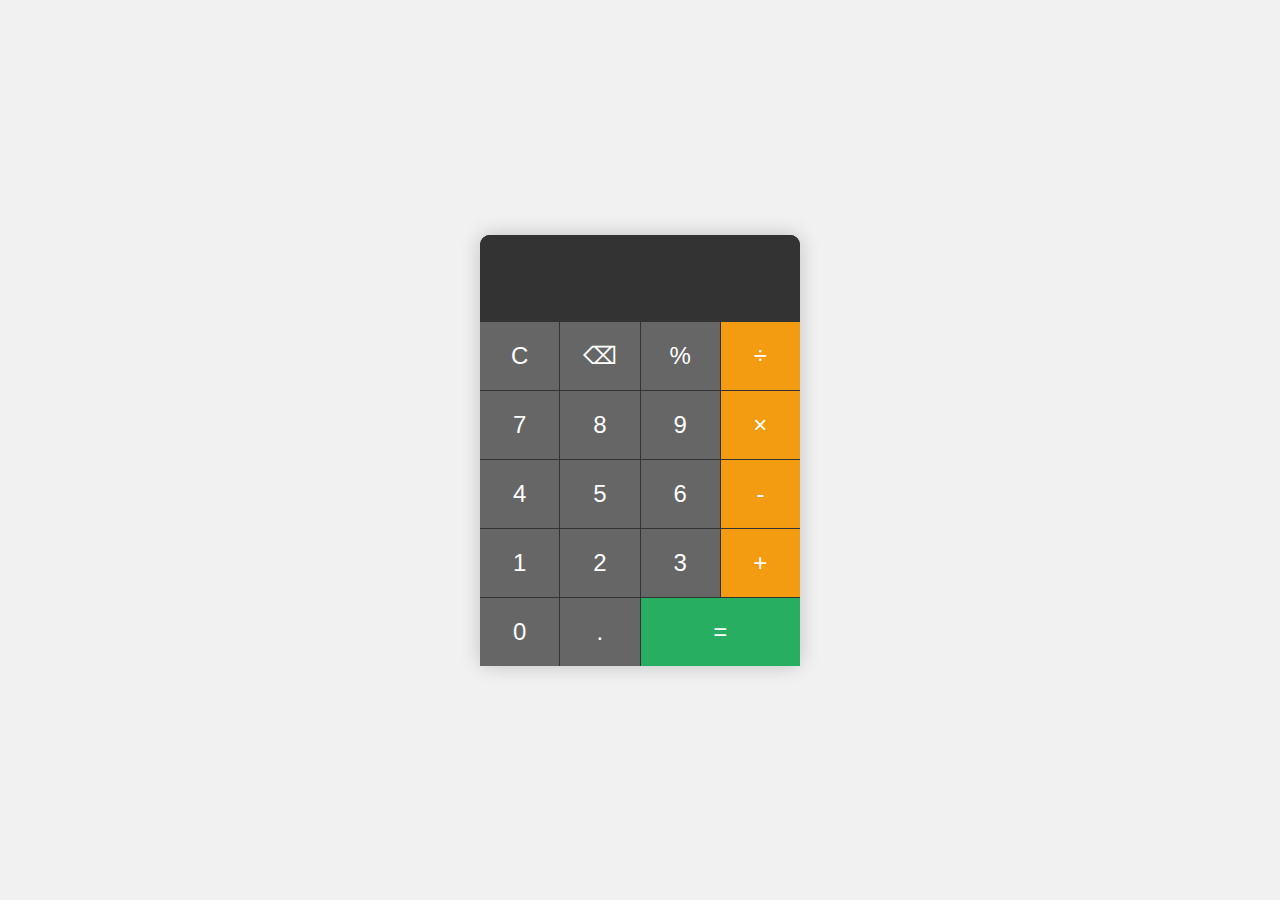
<file: Calculator/index.html>
<!DOCTYPE html>
<html lang="en">
<head>
    <meta charset="UTF-8">
    <meta name="viewport" content="width=device-width, initial-scale=1.0">
    <title>Calculator</title>
    <link rel="stylesheet" href="styles.css">
</head>
<body>
    <div class="calculator">
        <div class="display">
            <input type="text" id="display" disabled>
        </div>
        <div class="buttons">
            <button class="btn" onclick="clearDisplay()">C</button>
            <button class="btn" onclick="deleteLast()">⌫</button>
            <button class="btn" onclick="appendToDisplay('%')">%</button>
            <button class="btn operator" onclick="appendToDisplay('/')">÷</button>
            <button class="btn" onclick="appendToDisplay('7')">7</button>
            <button class="btn" onclick="appendToDisplay('8')">8</button>
            <button class="btn" onclick="appendToDisplay('9')">9</button>
            <button class="btn operator" onclick="appendToDisplay('*')">×</button>
            <button class="btn" onclick="appendToDisplay('4')">4</button>
            <button class="btn" onclick="appendToDisplay('5')">5</button>
            <button class="btn" onclick="appendToDisplay('6')">6</button>
            <button class="btn operator" onclick="appendToDisplay('-')">-</button>
            <button class="btn" onclick="appendToDisplay('1')">1</button>
            <button class="btn" onclick="appendToDisplay('2')">2</button>
            <button class="btn" onclick="appendToDisplay('3')">3</button>
            <button class="btn operator" onclick="appendToDisplay('+')">+</button>
            <button class="btn" onclick="appendToDisplay('0')">0</button>
            <button class="btn" onclick="appendToDisplay('.')">.</button>
            <button class="btn equal" onclick="calculateResult()">=</button>
        </div>
    </div>
    <script src="script.js"></script>
</body>
</html>
</file>
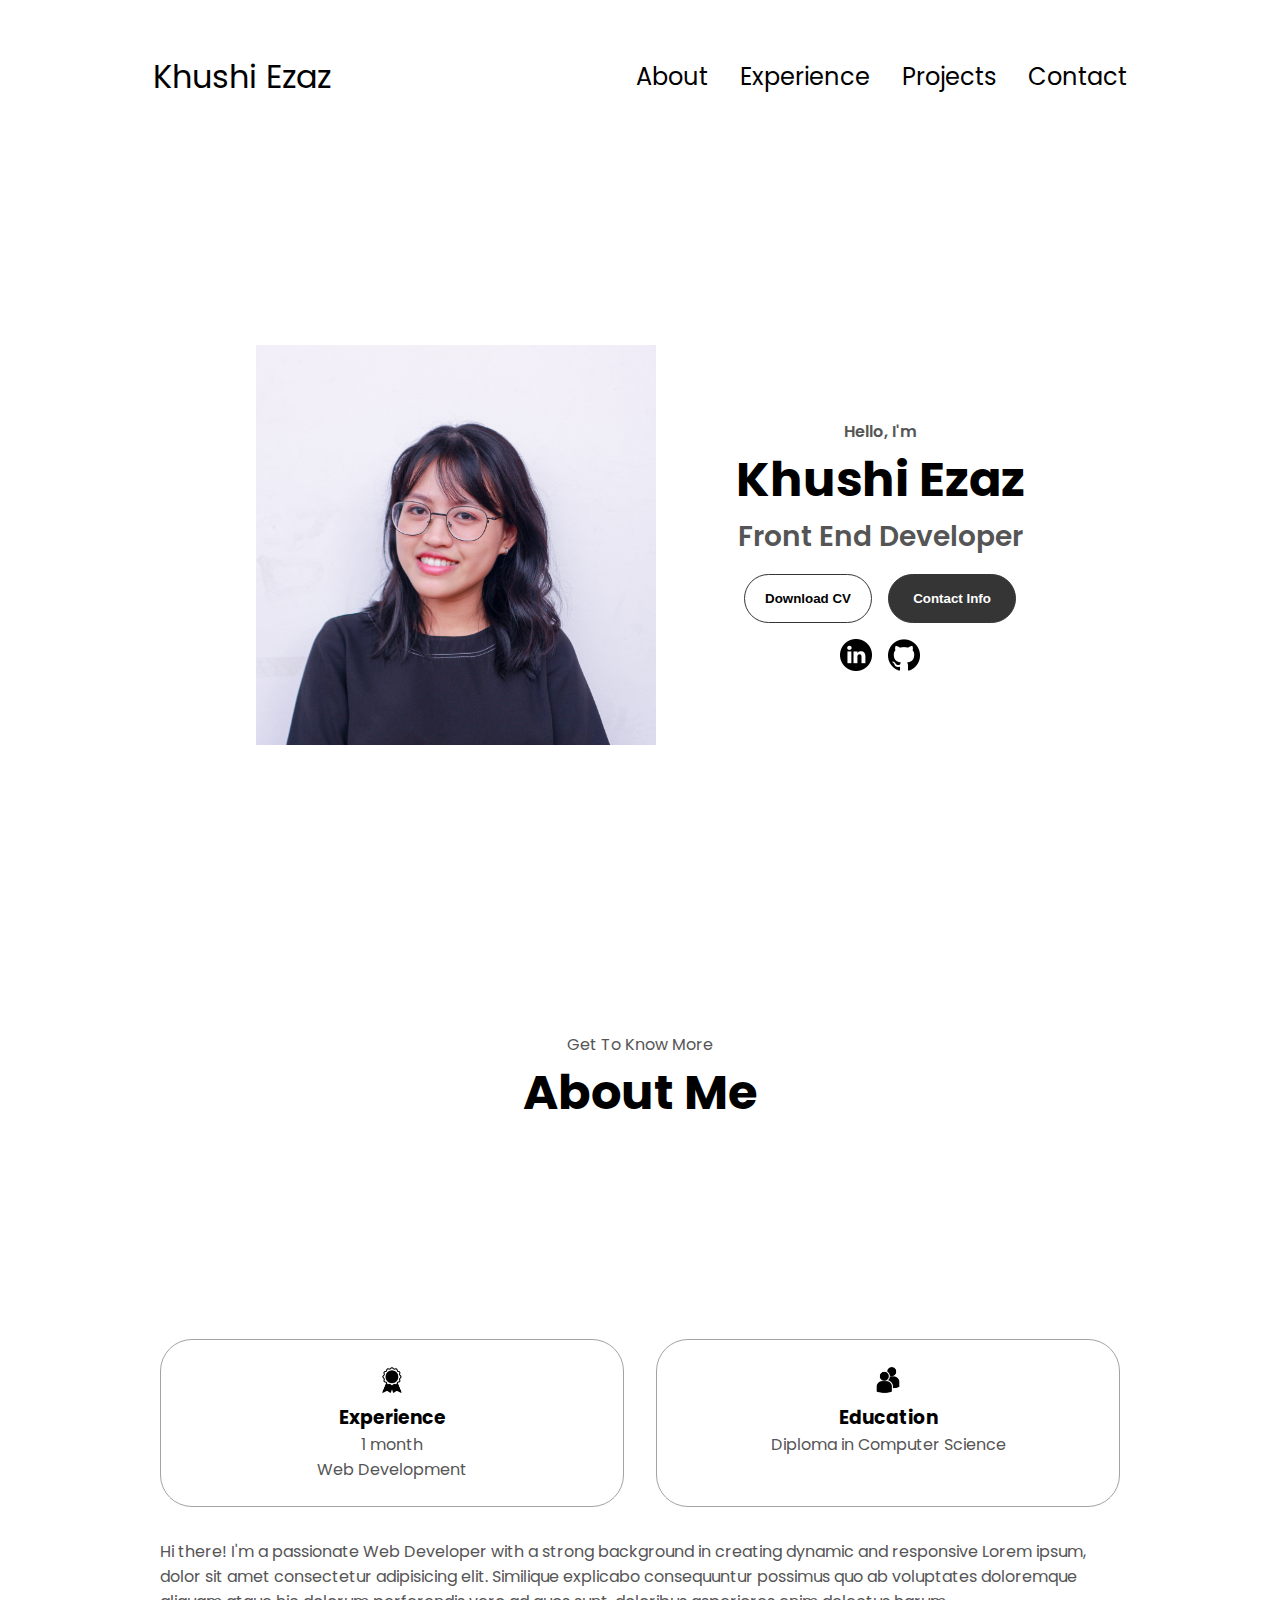
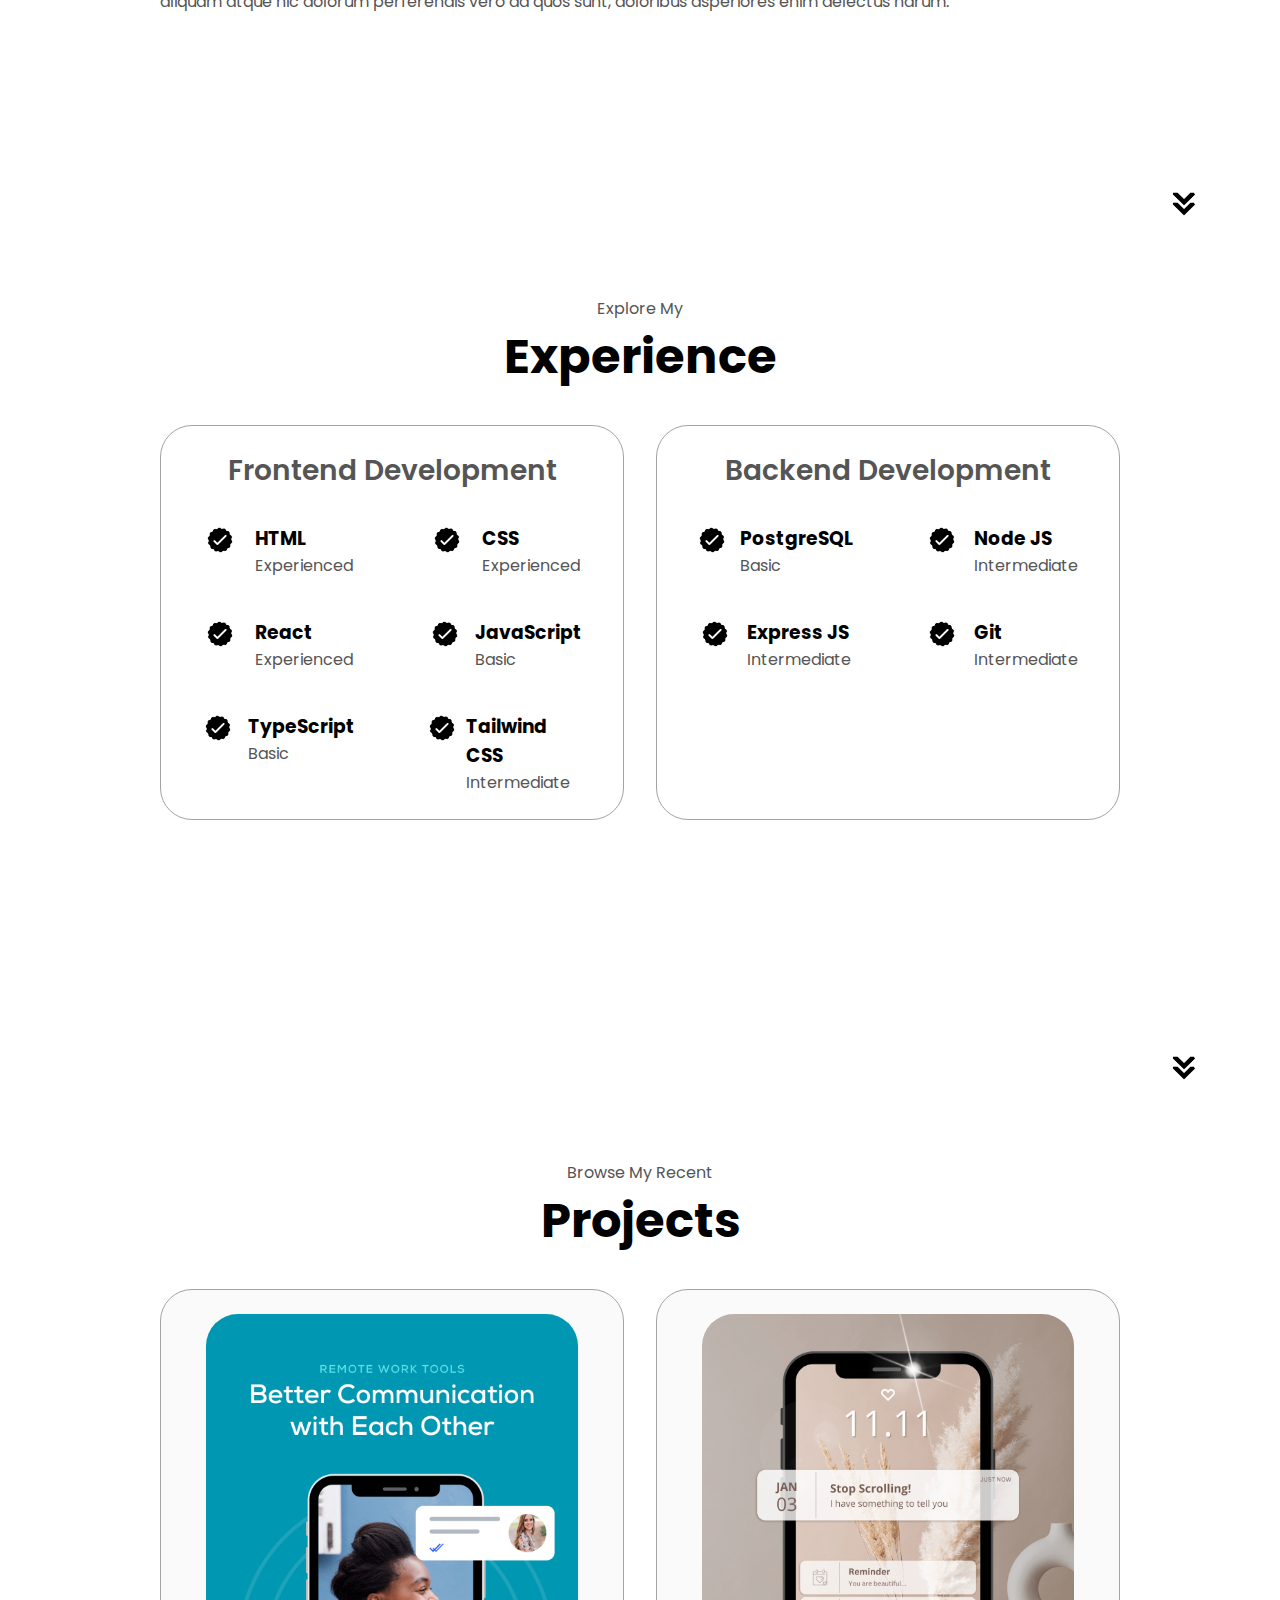
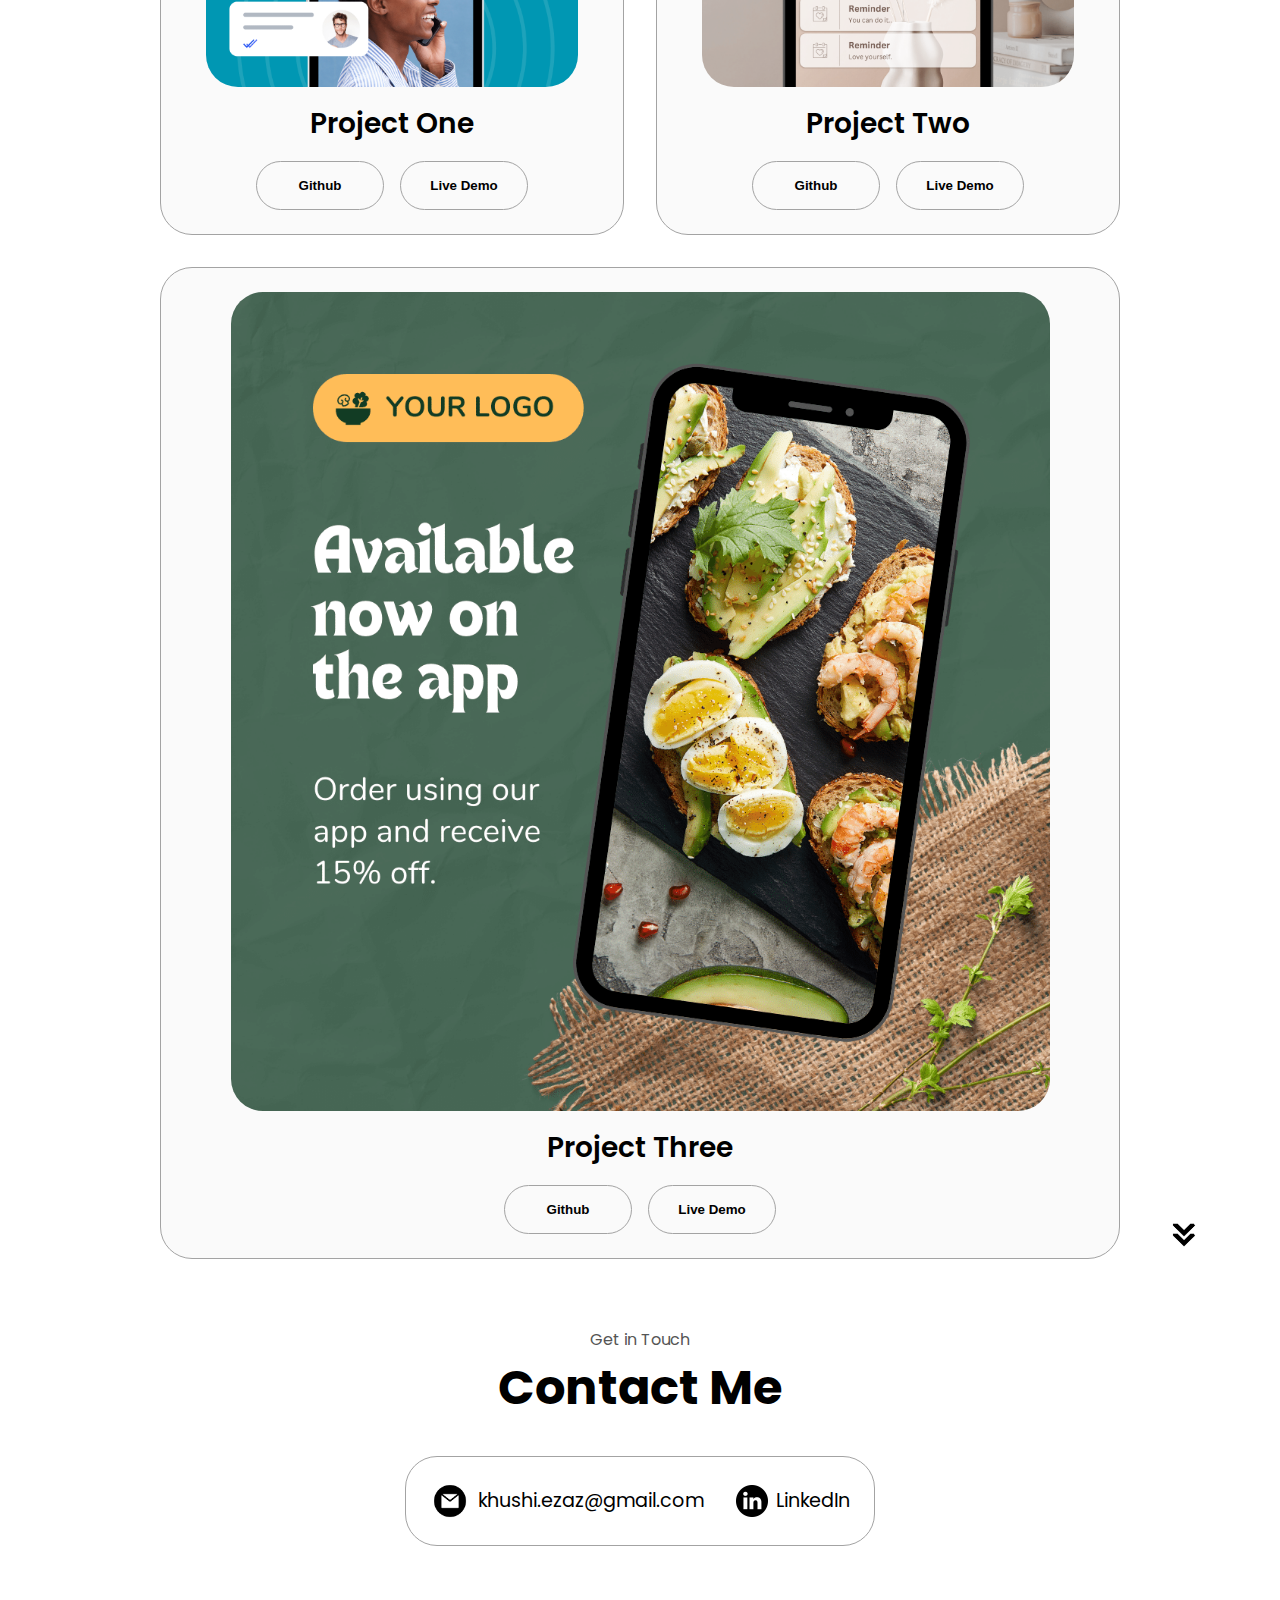
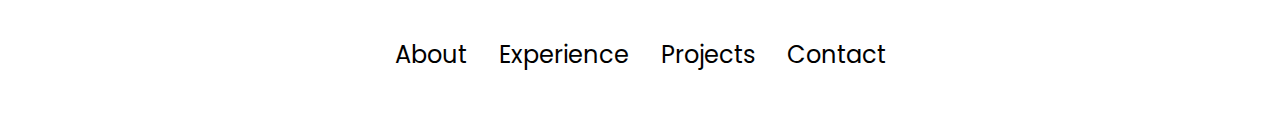
<file: Portfolio/index.html>
<!DOCTYPE html>
<html lang="en">
  <head>
    <meta charset="UTF-8" />
    <meta http-equiv="X-UA-Compatible" content="IE=edge" />
    <meta name="viewport" content="width=device-width, initial-scale=1.0" />
    <title>Khushi Ezaz</title>
    <link rel="stylesheet" href="style.css" />
    <link rel="stylesheet" href="mediaqueries.css" />
  </head>

  <body>
    <nav id="desktop-nav">
      <div class="logo">Khushi Ezaz</div>
      <div>
        <ul class="nav-links">
          <li><a href="#about">About</a></li>
          <li><a href="#experience">Experience</a></li>
          <li><a href="#projects">Projects</a></li>
          <li><a href="#contact">Contact</a></li>
        </ul>
      </div>
    </nav>
    <nav id="hamburger-nav">
      <div class="logo">Khushi ezaz</div>
      <div class="hamburger-menu">
        <div class="hamburger-icon" onclick="toggleMenu()">
          <span></span>
          <span></span>
          <span></span>
        </div>
        <div class="menu-links">
          <li><a href="#about" onclick="toggleMenu()">About</a></li>
          <li><a href="#experience" onclick="toggleMenu()">Experience</a></li>
          <li><a href="#projects" onclick="toggleMenu()">Projects</a></li>
          <li><a href="#contact" onclick="toggleMenu()">Contact</a></li>
        </div>
      </div>
    </nav>
    <section id="profile">
      <div class="section__pic-container">
        <img src="./assets/e.jpg" alt="John Doe profile picture" />
      </div>
      <div class="section__text">
        <p class="section__text__p1">Hello, I'm</p>
        <h1 class="title">Khushi Ezaz</h1>
        <p class="section__text__p2">Front End Developer</p>
        <div class="btn-container">
          <button class="btn btn-color-2">Download CV</button>
          <button class="btn btn-color-1" onclick="location.href='./#contact'">
            Contact Info
          </button>
        </div>
        <div id="socials-container">
          <img
            src="./assets/linkedin.png"
            alt="My LinkedIn profile"
            class="icon"
          />
          <img src="./assets/github.png" alt="My Github profile" class="icon" />
        </div>
      </div>
    </section>
    <section id="about">
      <p class="section__text__p1">Get To Know More</p>
      <h1 class="title">About Me</h1>
      <div class="section-container">
        <div class="about-details-container">
          <div class="about-containers">
            <div class="details-container">
              <img
                src="./assets/experience.png"
                alt="Experience icon"
                class="icon"
              />
              <h3>Experience</h3>
              <p>1 month <br />Web Development</p>
            </div>
            <div class="details-container">
              <img
                src="./assets/education.png"
                alt="Education icon"
                class="icon"
              />
              <h3>Education</h3>
              <p>Diploma in Computer Science</p>
            </div>
          </div>
          <div class="text-container">
            <p>
              Hi there! I'm a passionate Web Developer with a strong background
              in creating dynamic and responsive Lorem ipsum, dolor sit amet
              consectetur adipisicing elit. Similique explicabo consequuntur
              possimus quo ab voluptates doloremque aliquam atque hic dolorum
              perferendis vero ad quos sunt, doloribus asperiores enim delectus
              harum.
            </p>
          </div>
        </div>
      </div>
      <img
        src="./assets/arrow.png"
        alt="Arrow icon"
        class="icon arrow"
        onclick="location.href='./#experience'"
      />
    </section>
    <section id="experience">
      <p class="section__text__p1">Explore My</p>
      <h1 class="title">Experience</h1>
      <div class="experience-details-container">
        <div class="about-containers">
          <div class="details-container">
            <h2 class="experience-sub-title">Frontend Development</h2>
            <div class="article-container">
              <article>
                <img
                  src="./assets/checkmark.png"
                  alt="Experience icon"
                  class="icon"
                />
                <div>
                  <h3>HTML</h3>
                  <p>Experienced</p>
                </div>
              </article>
              <article>
                <img
                  src="./assets/checkmark.png"
                  alt="Experience icon"
                  class="icon"
                />
                <div>
                  <h3>CSS</h3>
                  <p>Experienced</p>
                </div>
              </article>
              <article>
                <img
                  src="./assets/checkmark.png"
                  alt="Experience icon"
                  class="icon"
                />
                <div>
                  <h3>React</h3>
                  <p>Experienced</p>
                </div>
              </article>
              <article>
                <img
                  src="./assets/checkmark.png"
                  alt="Experience icon"
                  class="icon"
                />
                <div>
                  <h3>JavaScript</h3>
                  <p>Basic</p>
                </div>
              </article>
              <article>
                <img
                  src="./assets/checkmark.png"
                  alt="Experience icon"
                  class="icon"
                />
                <div>
                  <h3>TypeScript</h3>
                  <p>Basic</p>
                </div>
              </article>
              <article>
                <img
                  src="./assets/checkmark.png"
                  alt="Experience icon"
                  class="icon"
                />
                <div>
                  <h3>Tailwind CSS</h3>
                  <p>Intermediate</p>
                </div>
              </article>
            </div>
          </div>
          <div class="details-container">
            <h2 class="experience-sub-title">Backend Development</h2>
            <div class="article-container">
              <article>
                <img
                  src="./assets/checkmark.png"
                  alt="Experience icon"
                  class="icon"
                />
                <div>
                  <h3>PostgreSQL</h3>
                  <p>Basic</p>
                </div>
              </article>
              <article>
                <img
                  src="./assets/checkmark.png"
                  alt="Experience icon"
                  class="icon"
                />
                <div>
                  <h3>Node JS</h3>
                  <p>Intermediate</p>
                </div>
              </article>
              <article>
                <img
                  src="./assets/checkmark.png"
                  alt="Experience icon"
                  class="icon"
                />
                <div>
                  <h3>Express JS</h3>
                  <p>Intermediate</p>
                </div>
              </article>
              <article>
                <img
                  src="./assets/checkmark.png"
                  alt="Experience icon"
                  class="icon"
                />
                <div>
                  <h3>Git</h3>
                  <p>Intermediate</p>
                </div>
              </article>
            </div>
          </div>
        </div>
      </div>
      <img
        src="./assets/arrow.png"
        alt="Arrow icon"
        class="icon arrow"
        onclick="location.href='./#projects'"
      />
    </section>
    <section id="projects">
      <p class="section__text__p1">Browse My Recent</p>
      <h1 class="title">Projects</h1>
      <div class="experience-details-container">
        <div class="about-containers">
          <div class="details-container color-container">
            <div class="article-container">
              <img
                src="./assets/project-1.png"
                alt="Project 1"
                class="project-img"
              />
            </div>
            <h2 class="experience-sub-title project-title">Project One</h2>
            <div class="btn-container">
              <button class="btn btn-color-2 project-btn">Github</button>
              <button class="btn btn-color-2 project-btn">Live Demo</button>
            </div>
          </div>
          <div class="details-container color-container">
            <div class="article-container">
              <img
                src="./assets/project-2.png"
                alt="Project 2"
                class="project-img"
              />
            </div>
            <h2 class="experience-sub-title project-title">Project Two</h2>
            <div class="btn-container">
              <button class="btn btn-color-2 project-btn">Github</button>
              <button class="btn btn-color-2 project-btn">Live Demo</button>
            </div>
          </div>
          <div class="details-container color-container">
            <div class="article-container">
              <img
                src="./assets/project-3.png"
                alt="Project 3"
                class="project-img"
              />
            </div>
            <h2 class="experience-sub-title project-title">Project Three</h2>
            <div class="btn-container">
              <button class="btn btn-color-2 project-btn">Github</button>
              <button class="btn btn-color-2 project-btn">Live Demo</button>
            </div>
          </div>
        </div>
      </div>
      <img
        src="./assets/arrow.png"
        alt="Arrow icon"
        class="icon arrow"
        onclick="location.href='./#contact'"
      />
    </section>
    <section id="contact">
      <p class="section__text__p1">Get in Touch</p>
      <h1 class="title">Contact Me</h1>
      <div class="contact-info-upper-container">
        <div class="contact-info-container">
          <img
            src="./assets/email.png"
            alt="Email icon"
            class="icon contact-icon email-icon"
          />
          <p>
            <a href="mailto:vikashraj041013@gmail.com">khushi.ezaz@gmail.com</a>
          </p>
        </div>
        <div class="contact-info-container">
          <img
            src="./assets/linkedin.png"
            alt="LinkedIn icon"
            class="icon contact-icon"
          />
          <p><a href="">LinkedIn</a></p>
        </div>
      </div>
    </section>
    <footer>
      <nav>
        <div class="nav-links-container">
          <ul class="nav-links">
            <li><a href="#about">About</a></li>
            <li><a href="#experience">Experience</a></li>
            <li><a href="#projects">Projects</a></li>
            <li><a href="#contact">Contact</a></li>
          </ul>
        </div>
      </nav>
    </footer>
    <script src="script.js"></script>
  </body>
</html>
</file>
<file: Calculator/styles.css>
body {
  display: flex;
  justify-content: center;
  align-items: center;
  height: 100vh;
  background-color: #f1f1f1;
  margin: 0;
}

.calculator {
  width: 320px;
  border-radius: 10px;
  box-shadow: 0 0 20px rgba(0, 0, 0, 0.2);
  background-color: #000;
}

.display {
  width: 100%;
  background-color: #333;
  padding: 20px;
  box-sizing: border-box;
  border-top-left-radius: 10px;
  border-top-right-radius: 10px;
}

.display input {
  width: 100%;
  background: none;
  border: none;
  color: #fff;
  font-size: 2.5rem;
  text-align: right;
  outline: none;
}

.buttons {
  display: grid;
  grid-template-columns: repeat(4, 1fr);
  gap: 1px;
  background-color: #333;
}

.btn {
  padding: 20px;
  font-size: 1.5rem;
  background-color: #666;
  border: none;
  color: #fff;
  cursor: pointer;
}

.btn:hover {
  background-color: #777;
}

.operator {
  background-color: #f39c12;
}

.operator:hover {
  background-color: #e67e22;
}

.equal {
  background-color: #27ae60;
  grid-column: span 2;
}

.equal:hover {
  background-color: #2ecc71;
}
</file>
<file: Portfolio/style.css>
/* GENERAL */

@import url("https://fonts.googleapis.com/css2?family=Poppins:wght@300;400;500;600&display=swap");

* {
  margin: 0;
  padding: 0;
  box-sizing: border-box;
}

body {
  font-family: "Poppins", sans-serif;
}

html {
  scroll-behavior: smooth;
}

p {
  color: rgb(85, 85, 85);
}

/* TRANSITION */

a,
.btn {
  transition: all 300ms ease;
}

/* DESKTOP NAV */

nav,
.nav-links {
  display: flex;
}

nav {
  justify-content: space-around;
  align-items: center;
  height: 17vh;
}

.nav-links {
  gap: 2rem;
  list-style: none;
  font-size: 1.5rem;
}

a {
  color: black;
  text-decoration: none;
  text-decoration-color: white;
}

a:hover {
  color: grey;
  text-decoration: underline;
  text-underline-offset: 1rem;
  text-decoration-color: rgb(181, 181, 181);
}

.logo {
  font-size: 2rem;
}

.logo:hover {
  cursor: default;
}

/* HAMBURGER MENU */

#hamburger-nav {
  display: none;
}

.hamburger-menu {
  position: relative;
  display: inline-block;
}

.hamburger-icon {
  display: flex;
  flex-direction: column;
  justify-content: space-between;
  height: 24px;
  width: 30px;
  cursor: pointer;
}

.hamburger-icon span {
  width: 100%;
  height: 2px;
  background-color: black;
  transition: all 0.3 ease-in-out;
}

.menu-links {
  position: absolute;
  top: 100%;
  right: 0;
  background-color: white;
  width: fit-content;
  max-height: 0;
  overflow: hidden;
  transition: all 0.3 ease-in-out;
}

.menu-links a {
  display: block;
  padding: 10px;
  text-align: center;
  font-size: 1.5rem;
  color: black;
  text-decoration: none;
  transition: all 0.3 ease-in-out;
}

.menu-links li {
  list-style: none;
}

.menu-links.open {
  max-height: 300px;
}

.hamburger-icon.open span:first-child {
  transform: rotate(45deg) translate(10px, 5px);
}

.hamburger-icon.open span:nth-child(2) {
  opacity: 0;
}

.hamburger-icon.open span:last-child {
  transform: rotate(-45deg) translate(10px, -5px);
}

.hamburger-icon span:first-child {
  transform: none;
}

.hamburger-icon span:first-child {
  opacity: 1;
}


/* SECTIONS */

section {
  padding-top: 4vh;
  height: 96vh;
  margin: 0 10rem;
  box-sizing: border-box;
  min-height: fit-content;
}

.section-container {
  display: flex;
  /* width: 400px; */
  /* height: 1000px; */
}

/* PROFILE SECTION */

#profile {
  display: flex;
  justify-content: center;
  gap: 5rem;
  height: 80vh;
}

.section__pic-container {
  display: flex;
  height: 400px;
  width: 400px;
  margin: auto 0;
}

.section__text {
  align-self: center;
  text-align: center;
}

.section__text p {
  font-weight: 600;
}

.section__text__p1 {
  text-align: center;
}

.section__text__p2 {
  font-size: 1.75rem;
  margin-bottom: 1rem;
}

.title {
  font-size: 3rem;
  text-align: center;
}

#socials-container {
  display: flex;
  justify-content: center;
  margin-top: 1rem;
  gap: 1rem;
}

/* ICONS */

.icon {
  cursor: pointer;
  height: 2rem;
}

/* BUTTONS */

.btn-container {
  display: flex;
  justify-content: center;
  gap: 1rem;
}

.btn {
  font-weight: 600;
  transition: all 300ms ease;
  padding: 1rem;
  width: 8rem;
  border-radius: 2rem;
}

.btn-color-1,
.btn-color-2 {
  border: rgb(53, 53, 53) 0.1rem solid;
}

.btn-color-1:hover,
.btn-color-2:hover {
  cursor: pointer;
}

.btn-color-1,
.btn-color-2:hover {
  background: rgb(53, 53, 53);
  color: white;
}

.btn-color-1:hover {
  background: rgb(0, 0, 0);
}

.btn-color-2 {
  background: none;
}

.btn-color-2:hover {
  border: rgb(255, 255, 255) 0.1rem solid;
}

.btn-container {
  gap: 1rem;
}

/* ABOUT SECTION */

#about {
  position: relative;
}

.about-containers {
  gap: 2rem;
  margin-bottom: 2rem;
  margin-top: 2rem;
}

.about-details-container {
  justify-content: center;
  flex-direction: column;
}

.about-containers,
.about-details-container {
  display: flex;
  /* height: 200px; */
}

.about-pic {
  border-radius: 2rem;
}

.arrow {
  position: absolute;
  right: -5rem;
  bottom: 2.5rem;
}

.details-container {
  padding: 1.5rem;
  flex: 1;
  background: white;
  border-radius: 2rem;
  border: rgb(53, 53, 53) 0.1rem solid;
  border-color: rgb(163, 163, 163);
  text-align: center;
}

.section-container {
  gap: 4rem;
  height: 80%;
}

.section__pic-container {
  height: 400px;
  width: 400px;
  margin: auto 0;
}

/* EXPERIENCE SECTION */

#experience {
  position: relative;
}

.experience-sub-title {
  color: rgb(85, 85, 85);
  font-weight: 600;
  font-size: 1.75rem;
  margin-bottom: 2rem;
}

.experience-details-container {
  display: flex;
  justify-content: center;
  flex-direction: column;
}

.article-container {
  display: flex;
  text-align: initial;
  flex-wrap: wrap;
  flex-direction: row;
  gap: 2.5rem;
  justify-content: space-around;
}

article {
  display: flex;
  width: 10rem;
  justify-content: space-around;
  gap: 0.5rem;
}

article .icon {
  cursor: default;
}

/* PROJECTS SECTION */

#projects {
  position: relative;
}

.color-container {
  border-color: rgb(163, 163, 163);
  background: rgb(250, 250, 250);
}

.project-img {
  border-radius: 2rem;
  width: 90%;
  height: 90%;
}

.project-title {
  margin: 1rem;
  color: black;
}

.project-btn {
  color: black;
  border-color: rgb(163, 163, 163);
}

/* CONTACT */

#contact {
  display: flex;
  justify-content: center;
  flex-direction: column;
  height: 70vh;
}

.contact-info-upper-container {
  display: flex;
  justify-content: center;
  border-radius: 2rem;
  border: rgb(53, 53, 53) 0.1rem solid;
  border-color: rgb(163, 163, 163);
  background: (250, 250, 250);
  margin: 2rem auto;
  padding: 0.5rem;
}

.contact-info-container {
  display: flex;
  align-items: center;
  justify-content: center;
  gap: 0.5rem;
  margin: 1rem;
}

.contact-info-container p {
  font-size: larger;
}

.contact-icon {
  cursor: default;
}

.email-icon {
  height: 2.5rem;
}

/* FOOTER SECTION */

footer {
  height: 0px;
  margin: 0 1rem;
}

footer p {
  text-align: center;
}
</file>
<file: Portfolio/mediaqueries.css>
@media screen and (max-width: 1400px) {
  #profile {
    height: 83vh;
    margin-bottom: 6rem;
  }
  .about-containers {
    flex-wrap: wrap;
  }
  #contact,
  #projects {
    height: fit-content;
  }
}

@media screen and (max-width: 1200px) {
  #desktop-nav {
    display: none;
  }
  #hamburger-nav {
    display: flex;
  }
  #experience,
  .experience-details-container {
    margin-top: 2rem;
  }
  #profile,
  .section-container {
    display: block;
  }
  .arrow {
    display: none;
  }
  section,
  .section-container {
    height: fit-content;
  }
  section {
    margin: 0 5%;
  }
  .section__pic-container {
    width: 275px;
    height: 275px;
    margin: 0 auto 2rem;
  }
  .about-containers {
    margin-top: 0;
  }
}

@media screen and (max-width: 600px) {
  #contact,
  footer {
    height: 40vh;
  }
  #profile {
    height: 83vh;
    margin-bottom: 0;
  }
  article {
    font-size: 1rem;
  }
  footer nav {
    height: fit-content;
    margin-bottom: 2rem;
  }
  .about-containers,
  .contact-info-upper-container,
  .btn-container {
    flex-wrap: wrap;
  }
  .contact-info-container {
    margin: 0;
  }
  .contact-info-container p,
  .nav-links li a {
    font-size: 1rem;
  }
  .experience-sub-title {
    font-size: 1.25rem;
  }
  .logo {
    font-size: 1.5rem;
  }
  .nav-links {
    flex-direction: column;
    gap: 0.5rem;
    text-align: center;
  }
  .section__pic-container {
    width: auto;
    height: 46vw;
    justify-content: center;
  }
  .section__text__p2 {
    font-size: 1.25rem;
  }
  .title {
    font-size: 2rem;
  }
  .text-container {
    text-align: justify;
  }
}
</file>
